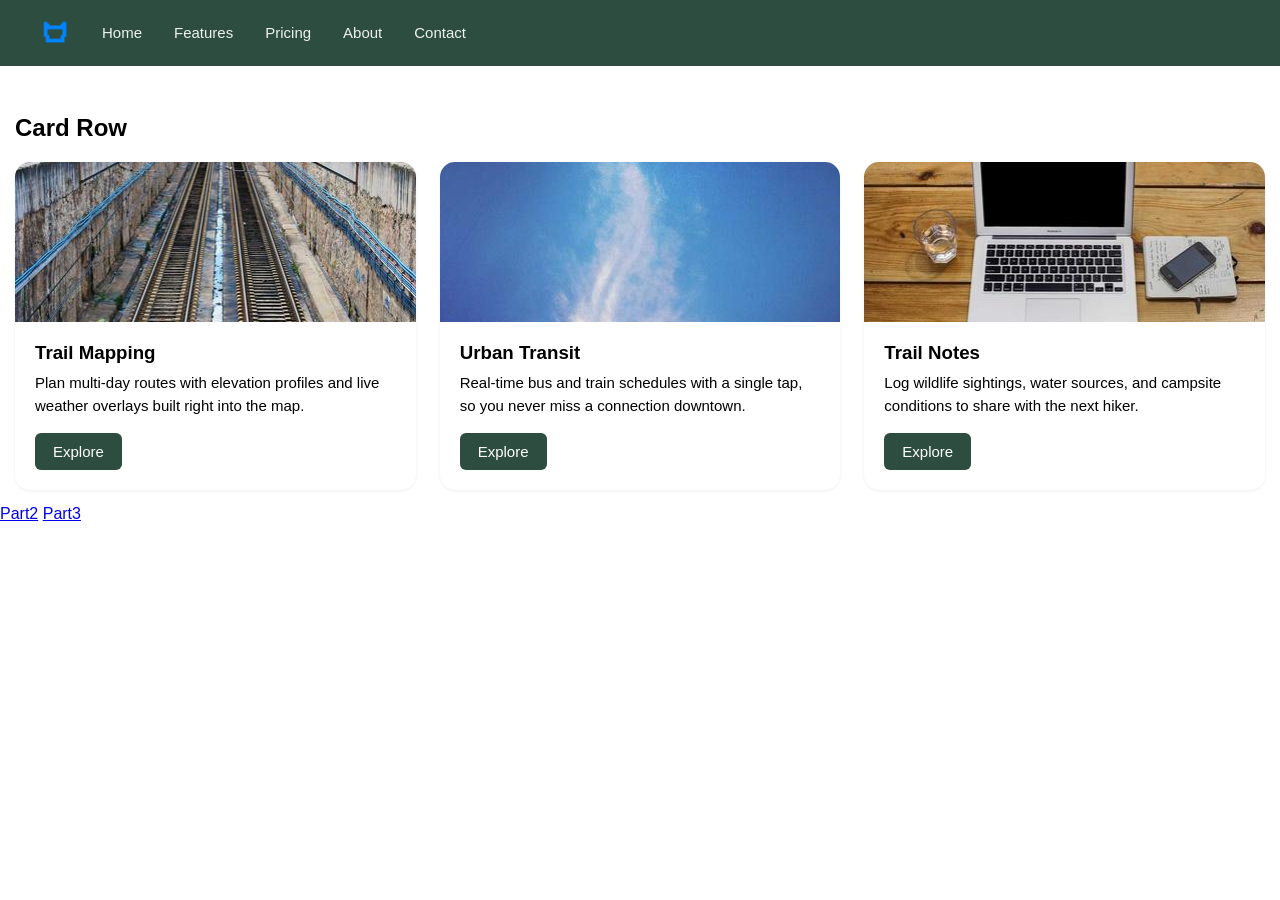
<file: index.html>
<!DOCTYPE html>
<html lang="en">
<head>
<meta charset="UTF-8">
<meta name="viewport" content="width=device-width, initial-scale=1.0">
<title>Part 1</title>
<link rel="stylesheet" href="style.css">
</head>
<body>
    <nav class="navbar">
      <ul class="navlinks">
        <img src="favicon.ico" alt="" id="logo">
        <li><a href="#">Home</a></li>
        <li><a href="#">Features</a></li>
        <li><a href="#">Pricing</a></li>
        <li><a href="#">About</a></li>
        <li><a href="#">Contact</a></li>
      </ul>
    </nav>
    <div class="maincontent">
    <section class="cardssection">
      <h2>Card Row</h2>
      <div class="cardrow">
        <article class="card">
          <img src="railroads.jpg" alt="railroads">
          <div class="cardbody">
            <h3>Trail Mapping</h3>
            <p>Plan multi-day routes with elevation profiles and live weather overlays built right into the map.</p>
            <button class="btn">Explore</button>
          </div>
        </article>

        <article class="card">
          <img src="bluesky.jpg" alt="bluesky">
          <div class="cardbody">
            <h3>Urban Transit</h3>
            <p>Real-time bus and train schedules with a single tap, so you never miss a connection downtown.</p>
            <button class="btn">Explore</button>
          </div>
        </article>

        <article class="card">
          <img src="desktopimg.jpg" alt="desktop image">
          <div class="cardbody">
            <h3>Trail Notes</h3>
            <p>Log wildlife sightings, water sources, and campsite conditions to share with the next hiker.</p>
            <button class="btn">Explore</button>
          </div>
        </article>

      </div>
    </section>
    </div>
    <nav>
      <a href="index1.html">Part2</a>
      <a href="index2.html">Part3</a>
    </nav>
</body>
</html>
</file>
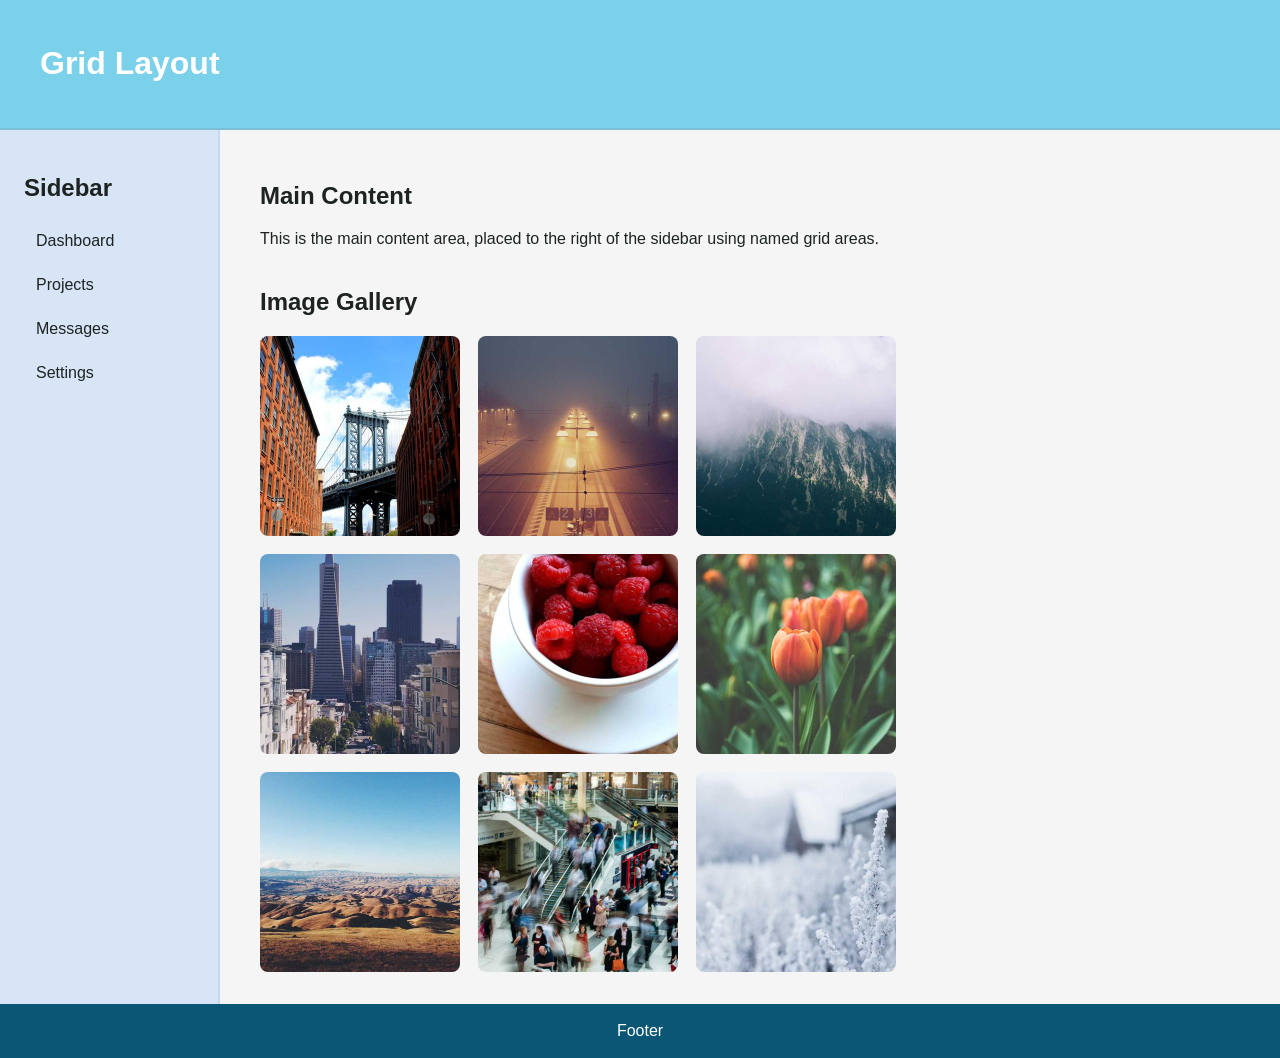
<file: index1.html>
<!DOCTYPE html>
<html lang="en">
<head>
<meta charset="UTF-8">
<meta name="viewport" content="width=device-width, initial-scale=1.0">
<title>Part 2</title>
<link rel="stylesheet" href="style1.css">
</head>
<body>
  <div class="pagegrid">
    <header class="siteheader">
      <h1>Grid Layout</h1>
    </header>

    <div class="sidebar">
      <h2>Sidebar</h2>
      <ul>
        <li>Dashboard</li>
        <li>Projects</li>
        <li>Messages</li>
        <li>Settings</li>
      </ul>
    </div>

    <main class="sitemain">
      <h2>Main Content</h2>
      <p>This is the main content area, placed to the right of the sidebar using named grid areas.</p>
      <section class="gallerysection">
        <h2>Image Gallery</h2>
        <div class="gallery">
          <figure class="galleryitem">
            <img src="bridgeimage.jpg" alt="Gallery photo 1">
            <figcaption>Canyon Ridge</figcaption>
          </figure>
          <figure class="galleryitem">
            <img src="streetlightsimage.jpg" alt="Gallery photo 2">
            <figcaption>Harbor Lights</figcaption>
          </figure>
          <figure class="galleryitem">
            <img src="mountainsimage.jpg" alt="Gallery photo 3">
            <figcaption>Mountain Range</figcaption>
          </figure>
          <figure class="galleryitem">
            <img src="cityimage.jpg" alt="Gallery photo 4">
            <figcaption>City Skyscrapers</figcaption>
          </figure>
          <figure class="galleryitem">
            <img src="berriesimage.jpg" alt="Gallery photo 5">
            <figcaption>Berries</figcaption>
          </figure>
          <figure class="galleryitem">
            <img src="tulipimage.jpg" alt="Gallery photo 6">
            <figcaption>Spring Tulips</figcaption>
          </figure>
          <figure class="galleryitem">
            <img src="landscapeimage.jpg" alt="Gallery photo 7">
            <figcaption>Salt Flats</figcaption>
          </figure>
          <figure class="galleryitem">
            <img src="shoppingimage.jpg" alt="Gallery photo 8">
            <figcaption>Shopping Center</figcaption>
          </figure>
          <figure class="galleryitem">
            <img src="winterimage.jpg" alt="Gallery photo 9">
            <figcaption>Winter</figcaption>
          </figure>
        </div>
      </section>
    </main>

    <footer class="sitefooter">
        Footer
    </footer>
  </div>

</body>
</html>
</file>
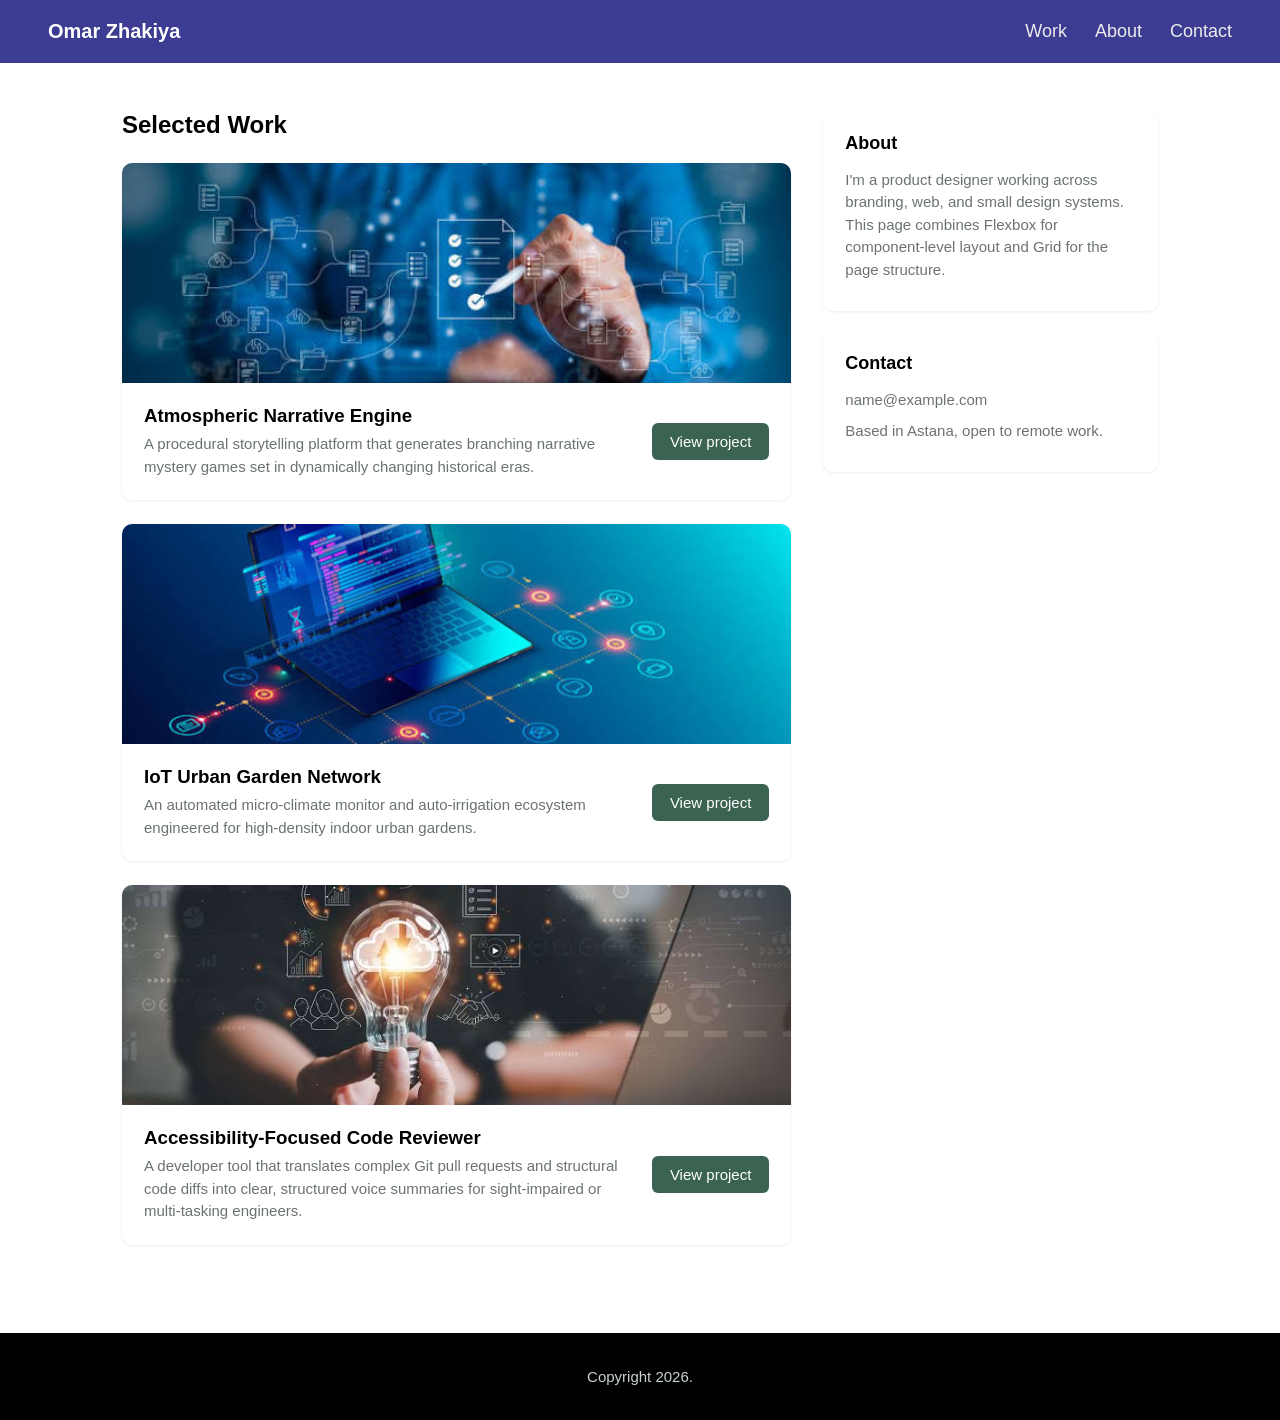
<file: index2.html>
<!DOCTYPE html>
<html lang="en">
<head>
<meta charset="UTF-8">
<meta name="viewport" content="width=device-width, initial-scale=1.0">
<title>Part 3</title>
<link rel="stylesheet" href="style2.css">
</head>
<body>
  <header class="siteheader">
    <div class="logo">Omar Zhakiya</div>
    <nav>
      <ul class="navlinks">
        <li><a href="#">Work</a></li>
        <li><a href="#">About</a></li>
        <li><a href="#">Contact</a></li>
      </ul>
    </nav>
  </header>
  <main class="layoutgrid" id="work">

    <section class="projects">
      <h1>Selected Work</h1>

      <article class="projectcard">
        <img src="project1image.jpg" alt="Project screenshot one">
        <div class="projectbody">
          <div class="projecttext">
            <h3>Atmospheric Narrative Engine</h3>
            <p>A procedural storytelling platform that generates branching narrative mystery games set in dynamically changing historical eras.</p>
          </div>
          <button class="btn">View project</button>
        </div>
      </article>

      <article class="projectcard">
        <img src="project2image.jpg" alt="Project screenshot two">
        <div class="projectbody">
          <div class="projecttext">
            <h3>IoT Urban Garden Network</h3>
            <p>An automated micro-climate monitor and auto-irrigation ecosystem engineered for high-density indoor urban gardens.</p>
          </div>
          <button class="btn">View project</button>
        </div>
      </article>

      <article class="projectcard">
        <img src="project3image.jpg" alt="Project screenshot three">
        <div class="projectbody">
          <div class="projecttext">
            <h3>Accessibility-Focused Code Reviewer</h3>
            <p>A developer tool that translates complex Git pull requests and structural code diffs into clear, structured voice summaries for sight-impaired or multi-tasking engineers.</p>
          </div>
          <button class="btn">View project</button>
        </div>
      </article>
    </section>

    <aside class="sidebar" id="about">
      <div class="sidebarcard">
        <h2>About</h2>
        <p>I'm a product designer working across branding, web, and small design systems. This page combines Flexbox for component-level layout and Grid for the page structure.</p>
      </div>
      <div class="sidebarcard" id="contact">
        <h2>Contact</h2>
        <p>name@example.com</p>
        <p>Based in Astana, open to remote work.</p>
      </div>
    </aside>

  </main>
  <footer class="sitefooter">
    <p>Copyright 2026.</p>
  </footer>

</body>
</html>
</file>
<file: style.css>
* { box-sizing: border-box; }

body {
  margin: 0;
  font-family: "Segoe UI", Helvetica, Arial, sans-serif;
}

.navbar {
  display: flex;            
  justify-content: space-between; 
  align-items: center; 
  padding: 18px 40px;
  background: #2c4d40;
}

.navbar img {
    width: 30px;
}

.navlinks {
  display: flex;             
  align-items: center;
  gap: 32px;               
  list-style: none;
  margin: 0;
  padding: 0;
}

.navlinks a {
  color: #eef1ef;
  text-decoration: none;
  font-size: 15px;
  transition: color 0.2s ease;
}

.navlinks a:hover {
  color: forestgreen;
}

main {
  max-width: 1080px;
  margin: 0 auto;
  padding: 48px 32px 80px;
}

.maincontent {
  margin: 15px;
}

.cardssection h2 {
  margin-top: 48px;
  margin-bottom: 20px;
}

.cardrow {
  display: flex;
  gap: 24px;
  flex-wrap: wrap;
}

.card {
  display: flex;
  flex-direction: column;
  flex: 1 1 280px;
  border-radius: 15px;
  overflow: hidden;
  box-shadow: 0 1px 3px rgba(53, 53, 53, 0.08);
}

.card:hover {
  box-shadow: 0 12px 24px rgb(41, 41, 41);
}

.card img {
  width: 100%;
  height: 160px;
  object-fit: cover;
  display: block;
}

.cardbody {
  display: flex;
  flex-direction: column;
  flex: 1;
  padding: 20px;
}

.cardbody h3 {
  margin: 0 0 8px;
}

.cardbody p {
  font-size: 15px;
  line-height: 1.5;
  flex: 1;
  margin: 0 0 16px;
}

.btn {
  align-self: flex-start;
  border: none;
  color: white;
  background-color: #2c4d40;
  padding: 10px 18px;
  border-radius: 6px;
  cursor: pointer;
  font-size: 15px;
  transition: background 0.2s ease;
}

.btn:hover {
  background: #5fb492;
}
</file>
<file: style1.css>
* { box-sizing: border-box; }

body {
  margin: 0;
  font-family: "Segoe UI", Helvetica, Arial, sans-serif;
  color: #1c2321;
  background: whitesmoke;
}

.pagegrid {
  display: grid;
  min-height: 100vh;
  grid-template-columns: 220px 1fr;
  grid-template-rows: auto 1fr auto;
  grid-template-areas:
    "header header"
    "sidebar main"
    "footer footer";
  gap: 0;
}

.siteheader {
  grid-area: header;
  background: rgb(123, 208, 234);
  color: #fff;
  padding: 24px 40px;
  border-bottom: 2px solid rgb(124, 192, 214);
}

.header h1 { margin: 0 0 4px; }
.header p { margin: 0; color: #c9d3ce; }

.sidebar {
  grid-area: sidebar;
  background: #d8e5f7;
  padding: 24px;
  border-right: 2px solid #c6d9f4;
}

.sidebar ul {
  list-style: none;
  padding: 0;
  margin: 0;
}

.sidebar li {
  padding: 10px 12px;
  border-radius: 6px;
  margin-bottom: 6px;
  cursor: pointer;
}

.sidebar li:hover {
  background: rgb(170, 234, 255);
}

.sitemain {
  grid-area: main;
  padding: 32px 40px;
}

.sitefooter {
  grid-area: footer;
  background: rgb(11, 85, 117);
  color: white;
  text-align: center;
  padding: 18px;
}

.gallerysection {
  margin-top: 40px;
}

.gallery {
  display: grid;
  grid-template-columns: 200px 200px 200px;
  grid-auto-rows: 200px;
  gap: 18px;
  margin-top: 20px;
}

.galleryitem {
  position: relative;
  margin: 0;
  border-radius: 8px;
  overflow: hidden;
  aspect-ratio: 1 / 1;
}

.galleryitem img {
  width: 100%;
  height: 100%;
  object-fit: cover;
  display: block;
  transition: transform 0.3s ease;
}

.galleryitem figcaption {
  position: absolute;
  inset: auto 0 0 0;
  padding: 12px;
  background: linear-gradient(to top, rgba(0,0,0,0.75), rgba(0,0,0,0));
  color: white;
  font-size: 15px;
  opacity: 0;
  transform: translateY(8px);
  transition: opacity 0.25s ease, transform 0.25s ease;
}

.galleryitem:hover img {
  transform: scale(1.1);
}

.galleryitem:hover figcaption {
  opacity: 1;
}
</file>
<file: style2.css>
* { box-sizing: border-box; }

body {
  margin: 0;
  font-family: "Segoe UI", Helvetica, Arial, sans-serif;
  color: black;
  background: white;
  display: flex;
  flex-direction: column;
  min-height: 100vh;
}

.siteheader {
  display: flex;
  justify-content: space-between;
  align-items: center;
  padding: 20px 48px;
  background: rgb(60, 60, 146);
  position: sticky;
  top: 0;
  z-index: 10;
}

.logo {
  color: white;
  font-weight: 700;
  font-size: 20px;
}

.navlinks {
  display: flex;
  align-items: center;
  gap: 28px;
  list-style: none;
  margin: 0;
  padding: 0;
}

.navlinks a {
  color: #ececec;
  text-decoration: none;
  font-size: 18px;
}

.navlinks a:hover {
  color: rgb(199, 151, 217);
}

.layoutgrid {
  flex: 1;
  display: grid;
  grid-template-columns: 2fr 1fr;
  gap: 32px;
  max-width: 1100px;
  width: 100%;
  margin: 0 auto;
  padding: 48px 32px 64px;
}

.projects h1 {
  margin-top: 0;
  margin-bottom: 24px;
}

.projectcard {
  display: flex;
  flex-direction: column;
  background: white;
  border-radius: 10px;
  overflow: hidden;
  margin-bottom: 24px;
  box-shadow: 0 1px 3px rgba(0,0,0,0.08);
  transition: transform 0.2s ease, box-shadow 0.2s ease;
}

.projectcard:hover {
  transform: translateY(-4px);
  box-shadow: 0 10px 22px rgba(0,0,0,0.12);
}

.projectcard img {
  width: 100%;
  height: 220px;
  object-fit: cover;
  display: block;
}

.projectbody {
  display: flex;
  align-items: center;
  justify-content: space-between;
  gap: 20px;
  padding: 22px;
}

.projecttext h3 {
  margin: 0 0 6px;
}

.projecttext p {
  margin: 0;
  color: #6b7370;
  font-size: 15px;
  line-height: 1.5;
}

.btn {
  flex-shrink: 0;
  border: none;
  background: #3a6351;
  color: white;
  padding: 10px 18px;
  border-radius: 6px;
  cursor: pointer;
  font-size: 15px;
  white-space: nowrap;
  transition: background 0.2s ease;
}

.btn:hover {
  background: #2c4d40;
}

.sidebar {
  display: flex;
  flex-direction: column;
  gap: 20px;
}

.sidebarcard {
  background: transparent;
  border-radius: 10px;
  padding: 22px;
  box-shadow: 0 1px 3px rgba(0,0,0,0.08);
}

.sidebarcard h2 {
  margin-top: 0;
  font-size: 18px;
}

.sidebarcard p {
  color: #6b7370;
  font-size: 15px;
  line-height: 1.5;
  margin: 0 0 8px;
}

.sitefooter {
  background: black;
  color: #c9d3ce;
  text-align: center;
  padding: 20px;
  font-size: 15px;
}
</file>
